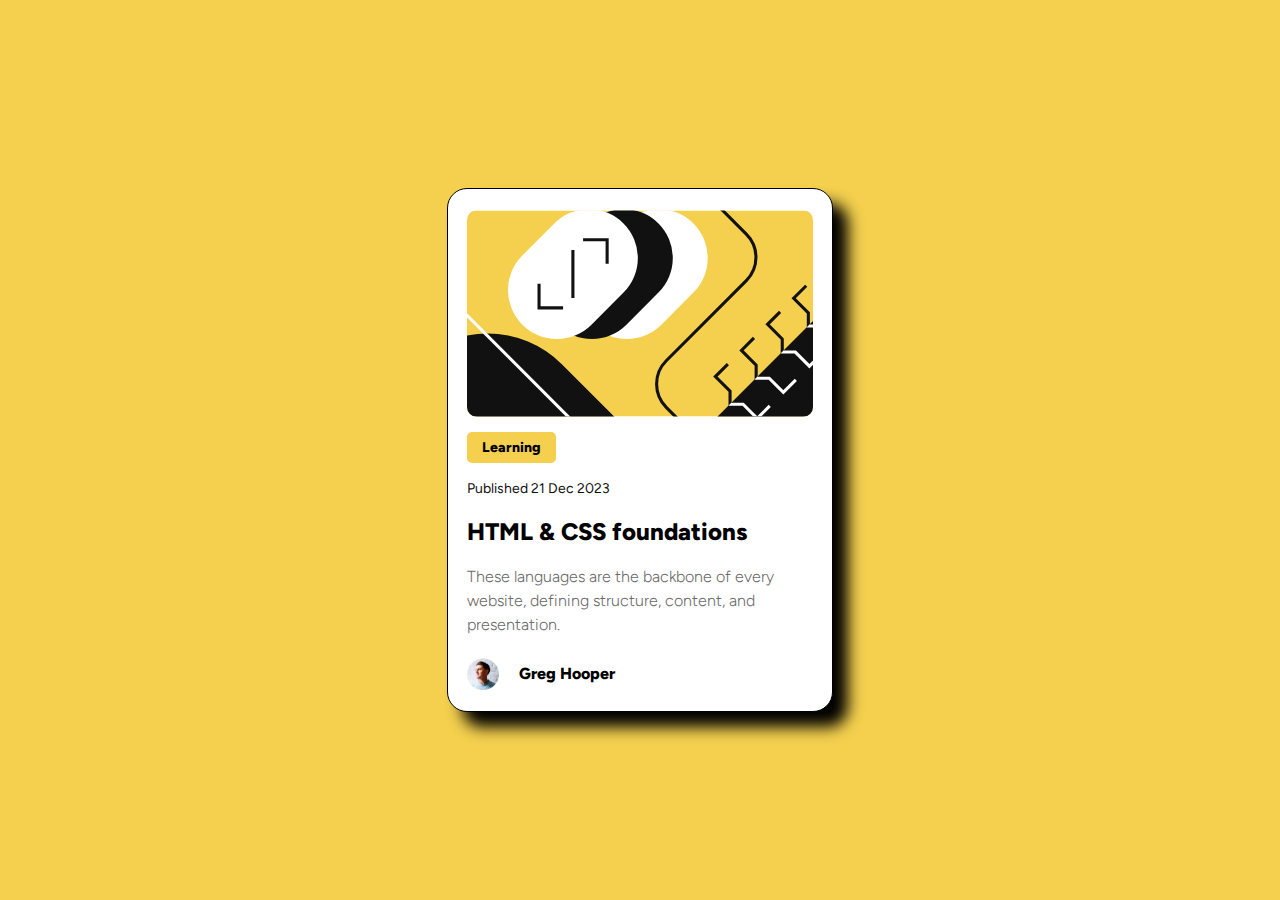
<file: blogpreview/index.html>
<!DOCTYPE html>
<html lang="en">
  <head>
    <meta charset="UTF-8" />
    <meta name="viewport" content="width=device-width, initial-scale=1.0" />
    <link rel="stylesheet" type="text/css" href="./styles.css" />
    <link
      rel="icon"
      type="image/png"
      sizes="32x32"
      href="./assets/images/favicon-32x32.png"
    />

    <title>Frontend Mentor | Blog preview card</title>
  </head>
  <body>
    <div class="container">
      <div class="content">
        <img alt="picture" src="assets/images/illustration-article.svg" />
        <div class="tag">
          <p>Learning</p>
        </div>
        <p class="publish">Published 21 Dec 2023</p>
        <h1>HTML & CSS foundations</h1>
        <p class="description">
          These languages are the backbone of every website, defining structure,
          content, and presentation.
        </p>
      </div>
      <div class="author">
        <img alt="author" src="./assets/images/image-avatar.webp" />
        <p class="name">Greg Hooper</p>
      </div>
    </div>
  </body>
</html>
</file>
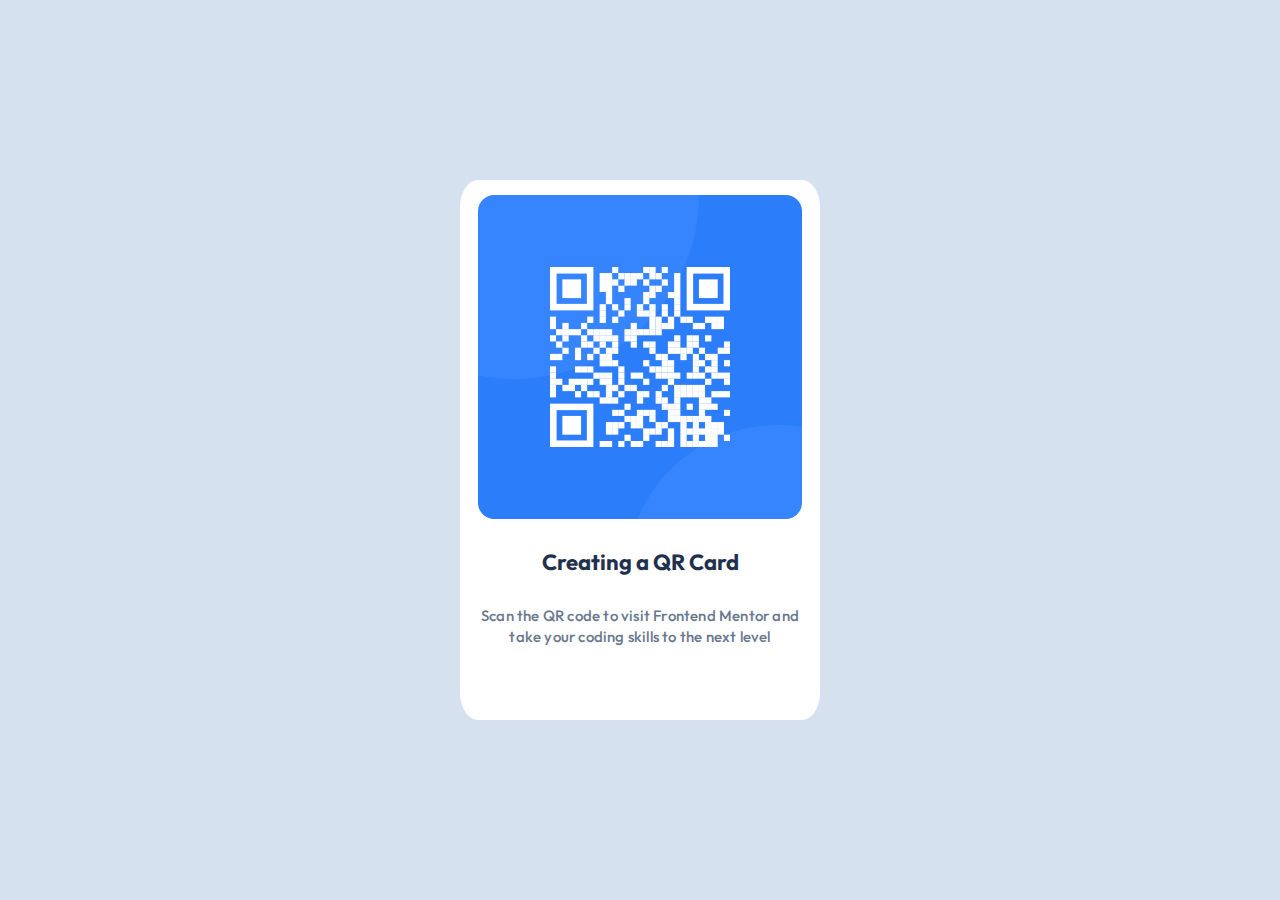
<file: qrproj/index.html>
<!DOCTYPE html>
<html lang="en">
  <head>
    <meta charset="UTF-8" />
    <meta name="viewport" content="width=device-width, initial-scale=1.0" />
    <link
      href="https://fonts.googleapis.com/css2?family=Outfit:wght@400;700&display=swap"
      rel="stylesheet"
    />
    <link
      rel="icon"
      type="image/png"
      sizes="32x32"
      href="./images/favicon-32x32.png"
    />
    <link rel="stylesheet" type="text/css" href="style.css" />

    <title>QR Code Card</title>
  </head>
  <body>
    <div class="card-component">
      <img src="./images/image-qr-code.png" class="qr-img" />
      <h1>Creating a QR Card</h1>
      <p>
        Scan the QR code to visit Frontend Mentor and take your coding skills to
        the next level
      </p>
    </div>
  </body>
</html>
</file>
<file: blogpreview/styles.css>
:root {
  --yellow-color: #f4d04e;
  --gray-950: #111111;
  --gray-500: #6b6b6b;
  --white-color: #ffffff;
}

/* -------------------------------- FONTS  -------------------------------- */
@font-face {
  font-family: "dateFont";
  src: url("./assets/fonts/Figtree-VariableFont_wght.ttf") format("truetype");
}

@font-face {
  font-family: "HeadersFont";
  src: url("./assets/fonts/static/Figtree-ExtraBold.ttf") format("truetype");
}

@font-face {
  font-family: "tagFont";
  src: url("./assets/fonts/static/Figtree-ExtraBold.ttf") format("truetype");
}

@font-face {
  font-family: "descriptionFont";
  src: url("./assets/fonts/Figtree-VariableFont_wght.ttf") format("truetype");
}

body {
  background: var(--yellow-color);
  display: flex;
  justify-content: center;
  align-items: center;
  min-height: 100vh;
  padding: 0;
  margin: 0;
}

.container {
  background: var(--white-color);
  display: flex;
  flex-direction: column;
  align-items: center;
  justify-content: space-evenly;
  width: 384px;
  height: 522px;
  border-radius: 20px;
  border: solid 1px #000;
  box-shadow: 15px 15px 15px rgba(0, 0, 0);
}

.content {
  display: flex;
  flex-direction: column;
  justify-content: start;
  align-items: start;
  width: 90%;
  margin: 0;
  gap: 15px;
}
.content img {
  align-self: center;
  border-radius: 10px;
  width: 100%;
}

.content h1,
p {
  margin: 0;
}
.content h1 {
  font-family: "HeadersFont", sans-serif;
  font-weight: 900;
  font-style: normal;
  font-size: 24px;
  line-height: 150%;
  letter-spacing: 0px;
}

.tag {
  background: var(--yellow-color);
  color: #000;
  padding: 0px 15px;
  border-radius: 5px;
  height: fit-content;
  display: inline-block;
}

.tag p {
  margin: 5px 0px;
  font-family: "tagFont", sans-serif;
  font-weight: 800;
  font-style: normal;
  font-size: 14px;
  line-height: 150%;
  letter-spacing: 0px;
}

.publish {
  font-family: "dateFont", sans-serif;
  font-weight: 100 900;
  font-style: normal;
  font-size: 14px;
  line-height: 150%;
  letter-spacing: 0px;
  color: var(--gray-950);
}

.description {
  font-family: "descriptionFont", sans-serif;
  color: var(--gray-500);
  font-weight: 100;
  font-style: normal;
  font-size: 16px;
  line-height: 150%;
  letter-spacing: 0px;
}

.author {
  display: flex;
  align-items: center;
  justify-content: start;
  width: 90%;
  gap: 20px;
}

.author img {
  width: 32px;
  height: 32px;
}

.author p {
  font-family: "tagFont", sans-serif;
}

@media (max-width: 480px) {
  .container {
    width: 327px;
    height: 500px;
  }
}

@media (min-width: 481px) and (max-width: 768px) {
  .container {
    width: 80%;
    height: auto;
    padding: 20px;
  }
}

/* @media (min-width: 769px) {
  .container {
    width: 384px;
    height: 522px;
    padding: 25px;
  }
} */
</file>
<file: qrproj/style.css>
:root {
  --state-900: #1f314f;
  --state-500: #68778d;
  --background-color: #d5e1ef;
  --white: #fff;
}

body {
  margin: 0;
  padding: 0;
  font-family: "Outfit", sans-serif;
  background-color: var(--background-color);
  display: flex;
  justify-content: center;
  align-items: center;
  min-height: 100vh;
  box-sizing: border-box;
}

.card-component {
  background-color: var(--white);
  min-height: 60vh;
  width: 40vh;
  border-radius: 5%;
  display: flex;
  flex-direction: column;
  /* justify-content: space-evenly; */
  align-items: center;
}

h1 {
  font-size: 22px;
  font-weight: 700;
  line-height: 120%;
  letter-spacing: 0px;
  color: var(--state-900);
  text-align: center;
  padding: 0 15px;
}

p {
  font-size: 15px;
  font-weight: 500;
  line-height: 140%;
  letter-spacing: 0.2px;
  color: var(--state-500);
  text-align: center;
  padding: 0px 15px;
}

.qr-img {
  max-width: 90%;
  margin: 15px;
  border-radius: 5%;
}
</file>
